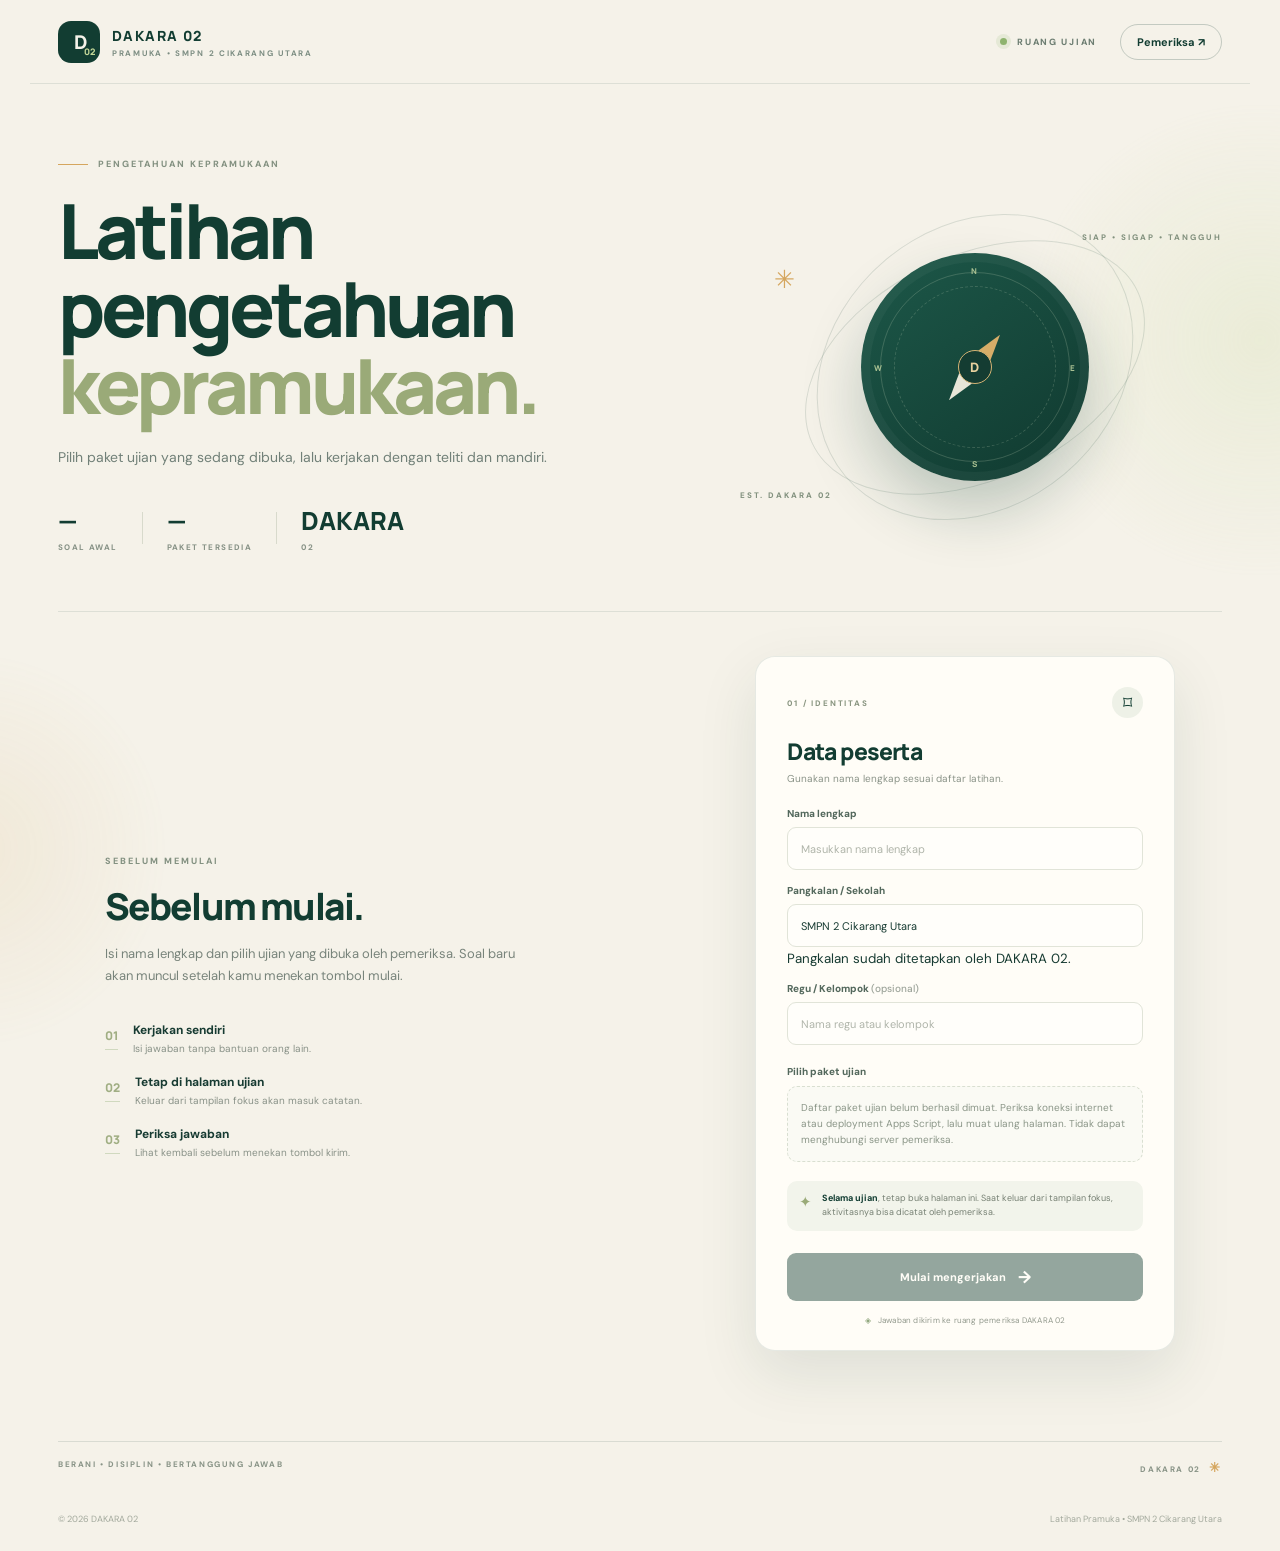
<file: index.html>
<!doctype html>
<html lang="id">
<head>
  <meta charset="utf-8">
  <meta name="viewport" content="width=device-width, initial-scale=1">
  <meta name="theme-color" content="#123d32">
  <meta name="description" content="Ruang ujian pengetahuan kepramukaan DAKARA 02.">
  <title>DAKARA 02 — Ruang Ujian Pramuka</title>
  <link rel="preconnect" href="https://fonts.googleapis.com">
  <link rel="preconnect" href="https://fonts.gstatic.com" crossorigin>
  <link href="https://fonts.googleapis.com/css2?family=DM+Sans:wght@400;500;600;700;800&family=Manrope:wght@400;500;600;700;800&display=swap" rel="stylesheet">
  <link rel="stylesheet" href="style.css">
  <script src="questions.js" defer></script>
  <script src="app.js" defer></script>
</head>
<body>
  <div class="ambient ambient-one"></div>
  <div class="ambient ambient-two"></div>
  <header class="site-header">
    <a class="brand" href="#top" aria-label="DAKARA 02 beranda">
      <span class="brand-mark">D<span>02</span></span>
      <span class="brand-copy"><strong>DAKARA 02</strong><small>PRAMUKA • SMPN 2 CIKARANG UTARA</small></span>
    </a>
    <div class="header-right">
      <span class="header-tag"><span class="live-dot"></span> RUANG UJIAN</span>
      <button class="ghost-button examiner-open" id="openExaminer" type="button">Pemeriksa <span aria-hidden="true">↗</span></button>
    </div>
  </header>

  <main class="main-shell" id="top">
    <section class="intro-screen" id="introScreen">
      <div class="hero-grid">
        <div class="hero-copy">
          <div class="eyebrow"><span class="eyebrow-line"></span> PENGETAHUAN KEPRAMUKAAN</div>
          <h1>Latihan pengetahuan<br><em>kepramukaan.</em></h1>
          <p class="hero-lead">Pilih paket ujian yang sedang dibuka, lalu kerjakan dengan teliti dan mandiri.</p>
          <div class="hero-stats">
            <div><strong id="questionTotalStat">140</strong><span>SOAL AWAL</span></div>
            <i></i>
            <div><strong id="examTotalStat">…</strong><span>PAKET TERSEDIA</span></div>
            <i></i>
            <div><strong>DAKARA</strong><span>02</span></div>
          </div>
        </div>
        <div class="hero-art" aria-hidden="true">
          <div class="orbit orbit-a"></div><div class="orbit orbit-b"></div>
          <div class="compass"><span class="compass-n">N</span><span class="compass-e">E</span><span class="compass-s">S</span><span class="compass-w">W</span><div class="compass-needle"></div><div class="compass-center">D</div></div>
          <div class="art-note note-top">SIAP • SIGAP • TANGGUH</div>
          <div class="art-note note-bottom">EST. DAKARA 02</div>
          <div class="art-star">✳</div>
        </div>
      </div>

      <div class="start-layout">
        <div class="start-info">
          <span class="section-kicker">SEBELUM MEMULAI</span>
          <h2>Sebelum mulai.</h2>
          <p>Isi nama lengkap dan pilih ujian yang dibuka oleh pemeriksa. Soal baru akan muncul setelah kamu menekan tombol mulai.</p>
          <div class="instruction-list">
            <div><span class="instruction-icon">01</span><span><b>Kerjakan sendiri</b><small>Isi jawaban tanpa bantuan orang lain.</small></span></div>
            <div><span class="instruction-icon">02</span><span><b>Tetap di halaman ujian</b><small>Keluar dari tampilan fokus akan masuk catatan.</small></span></div>
            <div><span class="instruction-icon">03</span><span><b>Periksa jawaban</b><small>Lihat kembali sebelum menekan tombol kirim.</small></span></div>
          </div>
        </div>
        <form class="start-card" id="startForm">
          <div class="card-heading"><span class="card-index">01 / IDENTITAS</span><span class="lock-icon">⌑</span></div>
          <h3>Data peserta</h3>
          <p class="card-subtitle">Gunakan nama lengkap sesuai daftar latihan.</p>
          <label for="studentName">Nama lengkap</label>
          <input id="studentName" name="studentName" type="text" placeholder="Masukkan nama lengkap" maxlength="80" autocomplete="name" required>
          <label for="baseName">Pangkalan / Sekolah</label>
          <input id="baseName" name="baseName" type="text" value="SMPN 2 Cikarang Utara" maxlength="100" readonly aria-readonly="true" required>
          <small class="field-note">Pangkalan sudah ditetapkan oleh DAKARA 02.</small>
          <label for="teamName">Regu / Kelompok <span class="optional">(opsional)</span></label>
          <input id="teamName" name="teamName" type="text" placeholder="Nama regu atau kelompok" maxlength="50">
          <div class="exam-choice-wrap">
            <label>Pilih paket ujian</label>
            <div class="available-exams" id="availableExams"><div class="exam-loading">Memuat paket ujian...</div></div>
          </div>
          <div class="focus-note"><span>✦</span><p><b>Selama ujian</b>, tetap buka halaman ini. Saat keluar dari tampilan fokus, aktivitasnya bisa dicatat oleh pemeriksa.</p></div>
          <button class="primary-button full-button" id="startExamButton" type="submit">Mulai mengerjakan <span>→</span></button>
          <div class="secure-caption"><span>◈</span> Jawaban dikirim ke ruang pemeriksa DAKARA 02</div>
        </form>
      </div>
      <div class="bottom-ribbon"><span>BERANI • DISIPLIN • BERTANGGUNG JAWAB</span><span>DAKARA 02 <b>✳</b></span></div>
    </section>

    <section class="exam-screen hidden" id="examScreen">
      <div class="exam-topline">
        <div><span class="section-kicker">RUANG UJIAN / DAKARA 02</span><h2 id="welcomeName">Selamat mengerjakan.</h2><p class="exam-package-name" id="examPackageName">Ujian 1</p></div>
        <div class="exam-meta"><span class="meta-pill" id="answeredMeta">0 / 140 terjawab</span><span class="timer-pill" id="timer">00:00</span></div>
      </div>
      <div class="progress-track"><div class="progress-fill" id="progressFill"></div></div>
      <div class="focus-alert" id="focusAlert" role="status" aria-live="polite"><span>!</span><div><b>Jangan tinggalkan halaman ujian.</b><small>Keluar dari tampilan fokus atau berpindah aplikasi akan masuk catatan pemeriksa.</small></div><span class="violation-count" id="violationCount">0 catatan</span></div>
      <div class="exam-layout">
        <aside class="exam-sidebar">
          <div class="sidebar-block"><span class="section-kicker">PESERTA</span><strong id="examStudentName">—</strong><small id="examBaseName">—</small></div>
          <div class="sidebar-block chapter-selector"><span class="section-kicker">BAGIAN SOAL</span><div id="examSectionNav"></div></div>
          <div class="sidebar-tip"><span>✳</span><p>Jawaban tersimpan sementara di perangkat selama halaman ujian terbuka.</p></div>
        </aside>
        <div class="question-area">
          <div class="question-toolbar"><div><span class="section-kicker" id="sectionLabel">UJIAN 1</span><h3 id="pageHeading">Soal Kepramukaan</h3></div><span class="page-count" id="pageCount">01 / 14</span></div>
          <div id="questionList" class="question-list"></div>
          <div class="pagination-row"><button type="button" class="secondary-button" id="prevPage" disabled>← Sebelumnya</button><span id="pageHint">Halaman 1 dari 14</span><button type="button" class="primary-button" id="nextPage">Berikutnya →</button></div>
        </div>
      </div>
      <div class="exam-bottom"><span>DAKARA 02 <b>✳</b> • TETAP FOKUS SAMPAI SELESAI</span><button type="button" class="text-button" id="finishButton">Kirim jawaban <span>↗</span></button></div>
    </section>

    <section class="submitted-screen hidden" id="submittedScreen">
      <div class="success-seal">✓</div>
      <span class="section-kicker">JAWABAN TERKIRIM</span>
      <h2>Terima kasih,<br><em id="submittedName">Pejuang DAKARA.</em></h2>
      <p>Jawabanmu sudah diteruskan ke ruang pemeriksa. Tetap semangat dan terus belajar.</p>
      <div class="submitted-summary" id="submittedSummary"></div>
      <div class="bottom-ribbon"><span>BERANI • DISIPLIN • BERTANGGUNG JAWAB</span><span>DAKARA 02 <b>✳</b></span></div>
    </section>

    <section class="review-screen hidden" id="reviewScreen">
      <div class="review-header"><div><span class="section-kicker">AREA KHUSUS</span><h2>Ruang pemeriksa.</h2><p>Kelola paket ujian, atur soal yang ditampilkan, dan periksa jawaban peserta.</p></div><button type="button" class="ghost-button" id="closeExaminer">← Kembali</button></div>
      <div class="review-login" id="reviewLogin">
        <span class="card-index">AKSES TERBATAS / DAKARA 02</span><h3>Masuk sebagai pemeriksa</h3><label for="reviewCode">Kode pemeriksa</label><input id="reviewCode" type="password" placeholder="Masukkan kode akses" autocomplete="off">
        <button type="button" class="primary-button full-button" id="loadParticipants">Buka ruang pemeriksa →</button>
        <p class="form-message" id="reviewMessage"></p>
      </div>
      <div class="review-dashboard hidden" id="reviewDashboard">
        <section class="exam-manager-panel">
          <div class="review-dashboard-head"><div><span class="section-kicker">PENGELOLAAN SOAL</span><h3>Paket ujian</h3><p class="manager-intro">Buat ujian berikutnya, ubah soal, lalu tentukan paket mana yang boleh dibuka peserta.</p></div><button type="button" class="primary-button" id="newExamButton">＋ Buat ujian</button></div>
          <div class="exam-manager-list" id="examManagerList"></div>
          <div class="exam-editor hidden" id="examEditor">
            <div class="editor-heading"><div><span class="section-kicker" id="editorModeLabel">PAKET UJIAN BARU</span><h4 id="editorHeading">Buat paket ujian</h4></div><button type="button" class="text-button" id="cancelExamEdit">Tutup ✕</button></div>
            <div class="editor-fields">
              <div><label for="examTitleInput">Judul ujian</label><input id="examTitleInput" type="text" maxlength="80" placeholder="Contoh: Ujian 2"></div>
              <div><label for="examSubtitleInput">Keterangan / materi</label><input id="examSubtitleInput" type="text" maxlength="120" placeholder="Contoh: Pengetahuan Kepramukaan"></div>
            </div>
            <div class="editor-upload-row"><div><label for="questionFile">Upload bank soal (.txt / .csv)</label><input id="questionFile" type="file" accept=".txt,.csv,text/plain,text/csv"></div><button type="button" class="secondary-button" id="loadQuestionFile">Masukkan file</button></div>
            <label for="questionBulkInput">Daftar soal dan kunci jawaban</label>
            <textarea id="questionBulkInput" class="bulk-editor" rows="10" spellcheck="false" placeholder="Satu soal per baris dengan format:\nPertanyaan | Kunci jawaban | Jawaban alternatif 1 | Jawaban alternatif 2\n\nContoh:\nSiapa Bapak Pandu Sedunia? | Baden-Powell | Robert Baden-Powell\nApa kepanjangan WOSM? | World Organization of the Scout Movement"></textarea>
            <p class="editor-help">TXT: pisahkan kolom dengan tanda <b>|</b>. CSV: kolom pertama soal, kolom kedua kunci jawaban, kolom berikutnya alternatif jawaban. Satu baris untuk satu soal. Kunci boleh dikosongkan untuk dikoreksi manual.</p>
            <label class="visibility-check"><input id="examVisibleInput" type="checkbox"> <span>Tampilkan paket ini kepada peserta setelah disimpan</span></label>
            <div class="editor-actions"><span id="editorQuestionCount">0 soal terbaca</span><div><button type="button" class="secondary-button" id="cancelExamEditBottom">Batal</button><button type="button" class="primary-button" id="saveExamButton">Simpan paket ujian</button></div></div>
            <p class="form-message" id="examEditorMessage"></p>
          </div>
        </section>

        <div class="review-dashboard-head participant-heading"><div><span class="section-kicker">DATA MASUK</span><h3>Daftar peserta</h3></div><button type="button" class="secondary-button" id="refreshParticipants">↻ Muat ulang</button></div>
        <div class="review-stats" id="reviewStats"></div>
        <div class="review-table-wrap"><table class="review-table"><thead><tr><th>Peserta</th><th>Ujian</th><th>Jawaban</th><th>Catatan fokus</th><th></th></tr></thead><tbody id="participantsBody"></tbody></table></div>
        <p class="empty-state hidden" id="emptyParticipants">Belum ada jawaban peserta yang masuk.</p>
        <div class="answer-detail hidden" id="answerDetail">
          <div class="detail-heading"><div><span class="section-kicker">LEMBAR JAWABAN</span><h3 id="detailName">Nama peserta</h3><p id="detailMeta"></p></div><button class="secondary-button" type="button" id="closeDetail">Tutup ✕</button></div>
          <div class="grade-summary" id="gradeSummary"></div>
          <div id="detailAnswers"></div>
          <div class="grade-save-row"><p id="gradeSaveMessage">Pilih status koreksi untuk setiap jawaban, lalu simpan.</p><button type="button" class="primary-button" id="saveGradesButton">Simpan koreksi</button></div>
        </div>
      </div>
      <div class="bottom-ribbon"><span>AREA KHUSUS PEMERIKSA</span><span>DAKARA 02 <b>✳</b></span></div>
    </section>
  </main>

  <div class="toast" id="toast" role="status" aria-live="polite"></div>
  <div class="modal-backdrop hidden" id="focusExitModal" role="dialog" aria-modal="true" aria-labelledby="focusModalTitle">
    <div class="confirm-card focus-confirm-card">
      <span class="section-kicker">PEMBERITAHUAN UJIAN</span>
      <h3 id="focusModalTitle">Keluar dari tampilan fokus?</h3>
      <p id="focusModalCopy">Kalau kamu memilih keluar, aktivitas ini akan dicatat sebagai membuka aplikasi lain dan bisa dilihat oleh pemeriksa. Kamu yakin ingin keluar?</p>
      <div class="focus-modal-actions"><button type="button" class="secondary-button" id="focusStayButton">Tetap di ujian</button><button type="button" class="primary-button" id="focusLeaveButton">Ya, keluar</button><button type="button" class="primary-button hidden" id="focusResumeButton">Saya mengerti</button></div>
    </div>
  </div>
  <div class="modal-backdrop hidden" id="confirmModal" role="dialog" aria-modal="true" aria-labelledby="confirmTitle">
    <div class="confirm-card"><span class="section-kicker">SEBELUM MENGIRIM</span><h3 id="confirmTitle">Sudah yakin dengan jawabanmu?</h3><p id="confirmCopy">Jawaban yang sudah dikirim tidak dapat diubah dari halaman peserta.</p><div class="confirm-stats" id="confirmStats"></div><div class="sending-status hidden" id="sendingStatus" role="status" aria-live="polite"><span class="sending-spinner" aria-hidden="true"></span><span id="sendingStatusText">Menyiapkan pengiriman…</span></div><div class="confirm-actions"><button type="button" class="secondary-button" id="cancelSubmit">Periksa lagi</button><button type="button" class="primary-button" id="confirmSubmit">Ya, kirim jawaban →</button></div></div>
  </div>
  <iframe name="submitFrame" id="submitFrame" class="hidden-frame" title="Pengiriman dan perubahan data"></iframe>
  <form id="submitForm" class="hidden-frame" method="POST" target="submitFrame"><input type="hidden" name="payload" id="payloadField"></form>
  <footer class="site-footer"><span>© 2026 DAKARA 02</span><span>Latihan Pramuka • SMPN 2 Cikarang Utara</span></footer>
</body>
</html>
</file>
<file: style.css>
:root{--forest:#123d32;--forest-2:#1b5546;--forest-3:#2a6a57;--lime:#c6d99a;--paper:#f5f2e9;--paper-2:#fffdf7;--ink:#173b32;--muted:#718078;--line:#e3e3d7;--gold:#d5a65e;--danger:#b55242;--shadow:0 22px 60px rgba(18,61,50,.10)}
*{box-sizing:border-box}html{scroll-behavior:smooth}body{margin:0;background:var(--paper);color:var(--ink);font-family:'DM Sans',sans-serif;min-height:100vh;overflow-x:hidden}button,input{font:inherit}button{cursor:pointer}.ambient{position:fixed;z-index:-1;border-radius:50%;filter:blur(1px);pointer-events:none}.ambient-one{width:480px;height:480px;right:-220px;top:100px;background:radial-gradient(circle,rgba(198,217,154,.22),transparent 70%)}.ambient-two{width:400px;height:400px;left:-230px;bottom:-150px;background:radial-gradient(circle,rgba(213,166,94,.12),transparent 70%)}.site-header{height:84px;display:flex;align-items:center;justify-content:space-between;max-width:1220px;margin:auto;padding:0 28px;border-bottom:1px solid rgba(18,61,50,.10);position:relative;z-index:2}.brand{display:flex;align-items:center;gap:12px;text-decoration:none;color:var(--forest)}.brand-mark{height:42px;width:42px;border-radius:13px;background:var(--forest);color:var(--paper);display:flex;align-items:center;justify-content:center;font:800 19px Manrope;letter-spacing:-2px;position:relative}.brand-mark span{font-size:9px;color:var(--lime);position:absolute;right:5px;bottom:5px;letter-spacing:0}.brand-copy{display:flex;flex-direction:column;gap:3px}.brand-copy strong{font:800 14px Manrope;letter-spacing:1.4px}.brand-copy small{font-size:8px;letter-spacing:1.7px;color:#7c8d82;font-weight:700}.header-right{display:flex;align-items:center;gap:23px}.header-tag{font-size:9px;letter-spacing:1.7px;font-weight:800;color:#6c7d71}.live-dot{display:inline-block;width:7px;height:7px;border-radius:50%;background:#8eb36e;margin-right:7px;box-shadow:0 0 0 4px rgba(142,179,110,.15)}.ghost-button{border:1px solid rgba(18,61,50,.22);background:transparent;color:var(--forest);border-radius:50px;padding:10px 16px;font-size:11px;font-weight:700;transition:.2s}.ghost-button:hover,.secondary-button:hover{background:#e9eddf;border-color:#b5c6aa}.main-shell{max-width:1220px;margin:0 auto;padding:0 28px}.intro-screen{padding-top:54px}.hero-grid{display:grid;grid-template-columns:1.15fr .85fr;align-items:center;min-height:390px;position:relative}.hero-copy{padding:20px 0 44px}.eyebrow,.section-kicker{font-size:9px;letter-spacing:2px;font-weight:800;color:#839181}.eyebrow{display:flex;align-items:center;gap:10px}.eyebrow-line{width:30px;height:1px;background:var(--gold)}h1,h2,h3,p{margin-top:0}h1{font:800 clamp(48px,6vw,76px)/1.02 Manrope;letter-spacing:-4px;margin:22px 0 20px;color:var(--forest)}h1 em,h2 em{font-style:normal;color:#9aaa78} .hero-lead{max-width:505px;line-height:1.75;color:#718078;font-size:14px}.hero-stats{display:flex;align-items:center;gap:24px;margin-top:34px}.hero-stats div{display:flex;flex-direction:column;gap:4px}.hero-stats strong{font:800 25px Manrope;color:var(--forest)}.hero-stats span{font-size:8px;letter-spacing:1.4px;color:#879286;font-weight:800}.hero-stats i{height:32px;width:1px;background:#d8dacc}.hero-art{height:340px;position:relative;display:flex;align-items:center;justify-content:center}.orbit{position:absolute;border:1px solid rgba(18,61,50,.13);border-radius:50%;transform:rotate(-25deg)}.orbit-a{width:360px;height:225px}.orbit-b{width:280px;height:340px;transform:rotate(50deg)}.compass{width:228px;height:228px;border-radius:50%;background:linear-gradient(145deg,#1d5849,#10392f);box-shadow:0 30px 60px rgba(18,61,50,.24),inset 0 0 0 9px rgba(255,255,255,.04);position:relative;display:flex;align-items:center;justify-content:center;color:#dae7c9}.compass:before,.compass:after{content:'';position:absolute;border:1px solid rgba(217,231,201,.20);border-radius:50%;inset:19px}.compass:after{inset:33px;border-style:dashed}.compass-n,.compass-e,.compass-s,.compass-w{position:absolute;font:800 8px Manrope;letter-spacing:1px;color:#a8c092}.compass-n{top:12px}.compass-s{bottom:12px}.compass-e{right:13px}.compass-w{left:13px}.compass-needle{width:83px;height:83px;clip-path:polygon(50% 0,65% 48%,50% 100%,35% 52%);background:linear-gradient(180deg,#d7ad68 0 50%,#e8e6d8 50%);transform:rotate(38deg);filter:drop-shadow(0 4px 5px rgba(0,0,0,.2))}.compass-center{position:absolute;width:34px;height:34px;border-radius:50%;background:#143c32;border:1px solid #d5b475;color:#e8d19e;display:grid;place-items:center;font:800 13px Manrope}.art-note{position:absolute;font-size:8px;letter-spacing:2px;font-weight:800;color:#82917e}.note-top{top:35px;right:0}.note-bottom{bottom:37px;left:13px}.art-star{position:absolute;top:66px;left:47px;color:var(--gold);font-size:25px}.start-layout{display:grid;grid-template-columns:1fr 420px;gap:9%;align-items:center;padding:44px 4% 90px;border-top:1px solid rgba(18,61,50,.10);margin-top:15px}.start-info{max-width:440px}.start-info h2,.review-header h2{font:800 37px Manrope;letter-spacing:-1.8px;margin:12px 0;color:var(--forest)}.start-info>p,.review-header p{font-size:13px;line-height:1.75;color:#78847b;max-width:430px}.instruction-list{display:grid;gap:19px;margin-top:34px}.instruction-list>div{display:flex;gap:15px;align-items:center}.instruction-icon{font:800 12px Manrope;color:#a0ae83;border-bottom:1px solid #d0d9bf;padding-bottom:5px}.instruction-list span:last-child{display:flex;flex-direction:column;gap:4px}.instruction-list b{font-size:12px}.instruction-list small{font-size:10px;color:#899288}.start-card,.review-login{padding:30px 31px 25px;border:1px solid rgba(18,61,50,.10);border-radius:20px;background:var(--paper-2);box-shadow:var(--shadow)}.card-heading{display:flex;justify-content:space-between;align-items:center}.card-index{font-size:8px;letter-spacing:1.8px;font-weight:800;color:#899580}.lock-icon{width:31px;height:31px;display:grid;place-items:center;border-radius:50%;background:#eef1e7;color:var(--forest);font-size:18px}.start-card h3,.review-login h3{font:800 23px Manrope;letter-spacing:-.8px;margin:17px 0 5px;color:var(--forest)}.card-subtitle{font-size:10px;color:#8a9388;margin-bottom:22px}.start-card label,.review-login label{display:block;font-size:10px;font-weight:800;color:#53685c;margin:14px 0 7px}.optional{font-weight:500;color:#9ca399}.start-card input,.review-login input{width:100%;height:43px;padding:0 13px;border:1px solid #e1e4d8;border-radius:9px;background:#fffefa;outline:none;font-size:11px;color:var(--ink);transition:.2s}.start-card input:focus,.review-login input:focus{border-color:#91a77e;box-shadow:0 0 0 3px rgba(145,167,126,.13)}input::placeholder{color:#b0b5aa}.focus-note{display:flex;gap:10px;background:#f2f4eb;padding:11px 12px;border-radius:10px;margin:19px 0}.focus-note>span{color:#9aaa78;font-size:15px}.focus-note p{font-size:9px;line-height:1.55;color:#778174;margin:0}.focus-note b{color:var(--forest)}.primary-button,.secondary-button{border:0;border-radius:9px;padding:13px 17px;font-size:11px;font-weight:800;transition:.2s;display:inline-flex;align-items:center;justify-content:center;gap:12px}.primary-button{background:var(--forest);color:#fffdf7}.primary-button:hover{background:#245b4a;transform:translateY(-1px);box-shadow:0 8px 18px rgba(18,61,50,.16)}.primary-button:disabled,.secondary-button:disabled{opacity:.45;cursor:not-allowed;transform:none;box-shadow:none}.full-button{width:100%;margin-top:3px}.full-button span{font-size:17px}.secure-caption{text-align:center;margin-top:14px;color:#92998d;font-size:8px;letter-spacing:.2px}.secure-caption span{color:#91a77e;margin-right:4px}.bottom-ribbon{border-top:1px solid rgba(18,61,50,.12);padding:17px 0;display:flex;justify-content:space-between;font-size:8px;letter-spacing:1.6px;color:#899487;font-weight:800}.bottom-ribbon b,.exam-bottom b{color:var(--gold);font-size:13px;margin-left:5px}.site-footer{max-width:1220px;margin:auto;padding:20px 28px 26px;display:flex;justify-content:space-between;color:#a3a99d;font-size:9px}.hidden{display:none!important}.exam-screen{padding:49px 0 20px}.exam-topline{display:flex;justify-content:space-between;align-items:end;margin-bottom:19px}.exam-topline h2{font:800 30px Manrope;letter-spacing:-1px;margin:8px 0 0}.exam-meta{display:flex;gap:9px;align-items:center}.meta-pill,.timer-pill,.page-count{font-size:9px;letter-spacing:.5px;font-weight:800;border-radius:30px;padding:10px 13px;background:#e8ecdf;color:#65755f}.timer-pill{background:var(--forest);color:#f7f4e8;min-width:68px;text-align:center;font-variant-numeric:tabular-nums}.progress-track{height:5px;background:#e0e4d8;border-radius:6px;overflow:hidden;margin-bottom:19px}.progress-fill{height:100%;width:0;background:linear-gradient(90deg,#71956d,#c2d498);transition:width .25s}.focus-alert{display:flex;align-items:center;gap:10px;background:#f3eee2;border:1px solid #e9dfc9;border-radius:10px;padding:10px 13px;margin-bottom:24px;color:#856b42}.focus-alert>span:first-child{width:19px;height:19px;display:grid;place-items:center;border:1px solid #c4a46c;border-radius:50%;font-weight:800;font-size:11px}.focus-alert div{display:flex;flex-direction:column;gap:2px;flex:1}.focus-alert b{font-size:10px}.focus-alert small{font-size:9px;color:#9b8967}.violation-count{font-size:9px;font-weight:800;white-space:nowrap}.exam-layout{display:grid;grid-template-columns:220px 1fr;gap:26px}.exam-sidebar{display:flex;flex-direction:column;gap:22px}.sidebar-block{padding:20px;border:1px solid var(--line);border-radius:14px;background:rgba(255,253,247,.65)}.sidebar-block>strong{display:block;font:800 15px Manrope;margin-top:12px}.sidebar-block>small{display:block;color:#879187;font-size:9px;margin-top:4px}.chapter-selector{display:flex;flex-direction:column;gap:10px}.chapter-selector>.section-kicker{margin-bottom:5px}.chapter-chip{border:1px solid transparent;background:transparent;border-radius:9px;padding:10px;display:flex;align-items:center;gap:9px;text-align:left;color:#68766b}.chapter-chip>span:first-child{font:800 10px Manrope;color:#a1ad8c}.chapter-chip>span:nth-child(2){font-size:10px;font-weight:800;display:flex;flex-direction:column;gap:3px;flex:1}.chapter-chip small{font-size:8px;font-weight:500;color:#9aa196}.chapter-chip b{font-size:17px;font-weight:500}.chapter-chip.active{background:#e9eee1;border-color:#d9e2cf;color:var(--forest)}.sidebar-tip{display:flex;gap:9px;padding:13px;background:#e9eee2;border-radius:10px}.sidebar-tip span{color:#98a977}.sidebar-tip p{font-size:9px;line-height:1.6;color:#788574;margin:0}.question-area{min-width:0;border:1px solid var(--line);border-radius:15px;background:var(--paper-2);padding:24px 25px 18px;box-shadow:0 12px 35px rgba(18,61,50,.04)}.question-toolbar{display:flex;align-items:end;justify-content:space-between;padding-bottom:17px;border-bottom:1px solid #edf0e7}.question-toolbar h3{font:800 19px Manrope;letter-spacing:-.5px;margin:6px 0 0}.page-count{background:#f0f1e9}.question-list{display:grid;grid-template-columns:1fr 1fr;gap:14px;padding:19px 0}.question-card{padding:14px 14px 13px;border:1px solid #e9ebdf;border-radius:11px;background:#fffefa;min-width:0}.question-card:focus-within{border-color:#a9ba94;box-shadow:0 0 0 3px rgba(169,186,148,.12)}.question-number{display:flex;align-items:center;gap:7px;margin-bottom:9px}.question-number span{font:800 9px Manrope;color:#9aa984}.question-number small{font-size:8px;letter-spacing:.8px;color:#a9afa2}.question-text{font-size:11px;line-height:1.55;color:#314e40;min-height:34px;margin-bottom:11px}.question-card textarea{width:100%;resize:vertical;min-height:58px;border:1px solid #e9ebdf;border-radius:8px;padding:9px 10px;background:#fafaf5;color:var(--ink);font:10px/1.5 'DM Sans',sans-serif;outline:none}.question-card textarea:focus{border-color:#91a77e;background:#fff}.question-card textarea::placeholder{color:#b5baae}.pagination-row{display:flex;justify-content:space-between;align-items:center;gap:12px;padding-top:16px;border-top:1px solid #edf0e7}.pagination-row>span{font-size:9px;color:#97a092}.secondary-button{background:#edf0e7;color:#546b59;border:1px solid #e1e7d9}.pagination-row .primary-button,.pagination-row .secondary-button{min-width:122px}.exam-bottom{display:flex;justify-content:space-between;align-items:center;border-top:1px solid rgba(18,61,50,.12);padding:18px 0;margin-top:24px;font-size:8px;letter-spacing:1.4px;font-weight:800;color:#94a08e}.text-button{border:0;background:transparent;color:var(--forest);font-size:10px;font-weight:800}.text-button span{font-size:14px;margin-left:6px}.submitted-screen{padding:95px 0 0;min-height:570px;text-align:center;display:flex;flex-direction:column;align-items:center}.success-seal{height:65px;width:65px;border-radius:50%;background:var(--forest);color:var(--lime);display:grid;place-items:center;font-size:25px;margin-bottom:22px;box-shadow:0 0 0 9px #e6ebdd}.submitted-screen h2{font:800 43px/1.1 Manrope;letter-spacing:-2px;margin:15px 0;color:var(--forest)}.submitted-screen>p{font-size:12px;color:#7e897e;max-width:400px;line-height:1.7}.submitted-summary{display:flex;gap:35px;background:#fffdf7;border:1px solid var(--line);border-radius:12px;padding:18px 26px;margin:22px 0 75px}.submitted-summary div{display:flex;flex-direction:column;gap:5px}.submitted-summary strong{font:800 22px Manrope}.submitted-summary span{font-size:8px;letter-spacing:1px;color:#929b8d;font-weight:800}.review-screen{padding-top:54px;min-height:620px}.review-header{display:flex;justify-content:space-between;align-items:center;margin-bottom:30px}.review-header h2{margin-bottom:8px}.review-login{max-width:430px;margin:0 auto 75px}.review-login label{margin-top:24px}.review-login .primary-button{margin-top:15px}.form-message{font-size:10px;line-height:1.6;color:var(--danger);min-height:14px;margin:12px 0 0}.review-dashboard{margin-bottom:55px}.review-dashboard-head,.detail-heading{display:flex;justify-content:space-between;align-items:center}.review-dashboard-head h3,.detail-heading h3{font:800 22px Manrope;margin:8px 0 0}.review-stats{display:flex;gap:10px;margin:18px 0}.review-stat{padding:14px 18px;background:#e9eee1;border-radius:10px;min-width:125px}.review-stat strong{display:block;font:800 20px Manrope}.review-stat span{font-size:8px;letter-spacing:1px;color:#7c897a}.review-table-wrap{overflow-x:auto;border:1px solid var(--line);border-radius:12px;background:#fffdf7}.review-table{border-collapse:collapse;width:100%;min-width:690px;text-align:left}.review-table th{font-size:8px;text-transform:uppercase;letter-spacing:1px;color:#879284;background:#f1f2e9;padding:14px}.review-table td{font-size:10px;padding:14px;border-top:1px solid #edf0e7;color:#53665a}.review-table td:first-child{font-weight:800;color:var(--forest)}.review-table tr button{font-size:9px;padding:8px 11px}.empty-state{text-align:center;padding:28px;color:#929b8d;font-size:11px}.answer-detail{margin-top:24px;padding:22px;background:#fffdf7;border:1px solid var(--line);border-radius:13px}.detail-heading{padding-bottom:15px;border-bottom:1px solid #edf0e7;margin-bottom:12px}.detail-heading p{font-size:9px;color:#8a9589;margin:5px 0 0}.detail-answer{padding:12px 0;border-bottom:1px solid #eff0e8}.detail-answer:last-child{border:0}.detail-answer .detail-q{font-size:10px;line-height:1.5;font-weight:700;color:#385446}.detail-answer .detail-a{font-size:10px;line-height:1.6;color:#7e897e;margin-top:6px;white-space:pre-wrap}.toast{position:fixed;z-index:20;bottom:26px;left:50%;transform:translate(-50%,20px);background:#173f34;color:#fffdf7;border-radius:40px;padding:12px 18px;font-size:10px;box-shadow:0 8px 30px rgba(0,0,0,.18);opacity:0;pointer-events:none;transition:.25s;max-width:calc(100vw - 32px);text-align:center}.toast.show{opacity:1;transform:translate(-50%,0)}.modal-backdrop{position:fixed;z-index:30;inset:0;background:rgba(12,31,25,.56);display:grid;place-items:center;padding:18px}.confirm-card{width:min(440px,100%);background:var(--paper-2);border-radius:17px;padding:29px;box-shadow:0 30px 80px rgba(0,0,0,.22)}.confirm-card h3{font:800 23px Manrope;letter-spacing:-.8px;margin:13px 0 8px}.confirm-card>p{font-size:11px;line-height:1.65;color:#7d897f}.confirm-stats{display:flex;gap:20px;padding:14px;background:#f0f2e9;border-radius:10px;margin:17px 0}.confirm-stats div{display:flex;flex-direction:column;gap:3px}.confirm-stats strong{font:800 18px Manrope}.confirm-stats span{font-size:8px;color:#849080;letter-spacing:.6px}.confirm-actions{display:flex;justify-content:flex-end;gap:8px}.hidden-frame{display:none!important}
@media(max-width:900px){.hero-grid{grid-template-columns:1fr .8fr}.start-layout{grid-template-columns:1fr 390px;gap:5%;padding-left:0;padding-right:0}.exam-layout{grid-template-columns:180px 1fr;gap:16px}.question-list{grid-template-columns:1fr}.question-card{display:grid;grid-template-columns:1fr;}}
@media(max-width:680px){.site-header{height:70px;padding:0 18px}.header-tag{display:none}.header-right{gap:0}.ghost-button{padding:9px 12px;font-size:10px}.main-shell{padding:0 18px}.intro-screen{padding-top:28px}.hero-grid{grid-template-columns:1fr;min-height:unset}.hero-copy{padding:20px 0 0}.hero-copy h1{font-size:52px;letter-spacing:-3px}.hero-lead{font-size:12px;max-width:420px}.hero-stats{margin-top:25px;gap:16px}.hero-stats strong{font-size:21px}.hero-art{height:265px;margin-top:-4px}.compass{width:175px;height:175px}.orbit-a{width:270px;height:170px}.orbit-b{width:220px;height:270px}.compass-needle{width:66px;height:66px}.compass-center{width:28px;height:28px}.note-top{right:12px;top:22px}.note-bottom{left:13px;bottom:23px}.art-star{top:47px;left:30px}.start-layout{grid-template-columns:1fr;gap:28px;padding:30px 0 55px;margin-top:0}.start-info h2,.review-header h2{font-size:31px}.start-info>p{font-size:12px}.instruction-list{gap:15px;margin-top:22px}.start-card{padding:24px 20px}.bottom-ribbon{font-size:7px;letter-spacing:1px}.site-footer{padding:18px;gap:10px;font-size:8px}.exam-screen{padding-top:30px}.exam-topline{align-items:start;flex-direction:column;gap:14px}.exam-topline h2{font-size:25px}.exam-meta{width:100%;justify-content:space-between}.exam-layout{grid-template-columns:1fr}.exam-sidebar{display:grid;grid-template-columns:1fr 1.3fr;gap:10px}.sidebar-block{padding:13px}.sidebar-block>strong{font-size:12px}.chapter-selector{gap:6px}.chapter-chip{padding:6px}.sidebar-tip{display:none}.question-area{padding:17px 13px}.question-toolbar h3{font-size:17px}.question-list{padding:13px 0;gap:10px}.question-card{padding:12px}.question-text{font-size:11px}.pagination-row{flex-wrap:wrap}.pagination-row>span{order:-1;width:100%;text-align:center}.pagination-row .primary-button,.pagination-row .secondary-button{flex:1;min-width:0}.exam-bottom{font-size:7px;letter-spacing:.7px}.submitted-screen{padding-top:75px}.submitted-screen h2{font-size:38px}.submitted-summary{gap:18px;padding:15px;margin-bottom:55px}.review-screen{padding-top:34px}.review-header{align-items:flex-start;gap:15px}.review-header h2{font-size:28px}.review-header .ghost-button{white-space:nowrap}.review-login{padding:23px 19px}.review-stats{flex-wrap:wrap}.review-stat{flex:1;min-width:90px;padding:12px}.detail-heading{align-items:flex-start;gap:10px}.detail-heading h3{font-size:17px}}
.focus-alert.warning-active{background:#f7e9e2;border-color:#e9c9bd;color:#a45242}.focus-alert.warning-active small{color:#a87868}

/* Status pengiriman jawaban */
.sending-status{display:flex;align-items:center;gap:11px;padding:12px 13px;margin:16px 0;background:#f0f3e9;border:1px solid #e2e8d9;border-radius:10px;color:#526b59;font-size:10px;line-height:1.5}
.sending-spinner{width:17px;height:17px;flex:0 0 17px;border:2px solid #d2ddc5;border-top-color:#1b5546;border-radius:50%;animation:dakara-spin .8s linear infinite}
@keyframes dakara-spin{to{transform:rotate(360deg)}}
#confirmSubmit:disabled{opacity:.72;cursor:wait}

/* Paket ujian dinamis dan panel pemeriksa */
.exam-choice-wrap{margin-top:20px}
.exam-choice-wrap>label,.exam-editor>label,.editor-fields label,.editor-upload-row label{display:block;font-size:10px;font-weight:800;color:#53685c;margin:14px 0 7px}
.available-exams{display:grid;gap:9px;margin-top:8px}
.exam-loading,.no-exams{font-size:10px;line-height:1.6;color:#8b9688;padding:13px;border:1px dashed #d9dfd1;border-radius:10px;background:#fafaf4}
.exam-select-card{width:100%;border:1px solid #e2e6da;background:#fffefa;border-radius:11px;text-align:left;padding:12px 13px;display:grid;grid-template-columns:1fr auto;gap:5px 10px;color:var(--ink);transition:.2s}
.exam-select-card:hover{border-color:#9caf86;background:#f8faF3}
.exam-select-card.selected{border-color:#517b62;box-shadow:0 0 0 3px rgba(81,123,98,.11);background:#f2f5ec}
.exam-select-number{grid-column:1/-1;font-size:8px;font-weight:800;letter-spacing:1.2px;color:#95a184}
.exam-select-card strong{font:800 13px Manrope;color:var(--forest)}
.exam-select-card small{grid-column:1/-1;color:#8d988b;font-size:9px}
.exam-select-count{grid-column:2;grid-row:2/4;align-self:center;justify-self:end;font-size:9px;color:#72836f;font-weight:700}
.exam-select-count b{font-size:15px;margin-left:5px;color:var(--gold)}
.exam-package-name{margin:5px 0 0;color:#8a967f;font-size:11px;font-weight:700}

.manager-intro{font-size:10px;line-height:1.6;color:#8a9589;margin:6px 0 0;max-width:540px}
.exam-manager-panel{padding:23px;background:#fffdf7;border:1px solid var(--line);border-radius:15px;margin-bottom:30px}
.exam-manager-list{display:grid;gap:9px;margin-top:19px}
.managed-exam-card{display:grid;grid-template-columns:minmax(0,1fr) auto auto;gap:12px;align-items:center;padding:13px 14px;border:1px solid #e8ebdf;border-radius:11px;background:#fffefa}
.managed-exam-info{display:flex;flex-direction:column;gap:4px;min-width:0}
.managed-exam-id{font-size:7px;letter-spacing:1.3px;color:#a1aa98;font-weight:800}
.managed-exam-info strong{font:800 13px Manrope;color:var(--forest)}
.managed-exam-info small{font-size:9px;color:#899488}
.visibility-badge{border-radius:30px;padding:7px 10px;font-size:8px;font-weight:800;white-space:nowrap}
.visibility-badge.is-visible{background:#e8f0e4;color:#46704b}
.visibility-badge.is-hidden{background:#f0eee7;color:#93866d}
.managed-exam-actions{display:flex;gap:7px}
.managed-exam-actions button{font-size:9px;padding:9px 11px;white-space:nowrap}
.exam-editor{margin-top:20px;border:1px solid #dce5d5;border-radius:13px;padding:20px;background:#f8faf4}
.editor-heading{display:flex;justify-content:space-between;align-items:start;gap:12px;margin-bottom:13px}
.editor-heading h4{font:800 19px Manrope;color:var(--forest);margin:6px 0 0}
.editor-fields{display:grid;grid-template-columns:1fr 1fr;gap:12px}
.editor-fields input{width:100%;height:42px;padding:0 12px;border:1px solid #dfe5d9;border-radius:8px;background:#fffefa;outline:none;font-size:10px;color:var(--ink)}
.editor-fields input:focus,.bulk-editor:focus{border-color:#91a77e;box-shadow:0 0 0 3px rgba(145,167,126,.13)}
.editor-upload-row{display:grid;grid-template-columns:1fr auto;gap:12px;align-items:end;margin:11px 0}
.editor-upload-row input[type=file]{display:block;width:100%;font:10px 'DM Sans',sans-serif;color:#738175;background:#fffefa;border:1px solid #e1e6dc;border-radius:8px;padding:9px}
.editor-upload-row button{white-space:nowrap}
.bulk-editor{width:100%;resize:vertical;min-height:180px;border:1px solid #dfe5d9;border-radius:9px;background:#fffefa;padding:12px;color:#365346;font:10px/1.65 'DM Sans',sans-serif;outline:none;tab-size:2}
.editor-help{font-size:9px;line-height:1.65;color:#849083;margin:8px 0 12px}
.editor-help b{color:#4d6c54}
.visibility-check{display:flex;gap:9px;align-items:center;font-size:10px;color:#566b59;font-weight:700;padding:11px 12px;background:#eef2e8;border-radius:9px}
.visibility-check input{accent-color:#1b5546;width:15px;height:15px}
.editor-actions{display:flex;justify-content:space-between;align-items:center;gap:12px;margin-top:15px}
.editor-actions>span{font-size:9px;color:#899488;font-weight:700}
.editor-actions>div{display:flex;gap:8px}
.editor-actions button{font-size:9px;padding:10px 13px}
.participant-heading{margin-top:36px}
.participant-heading h3{margin-bottom:0}
.grade-summary{display:flex;gap:9px;margin:15px 0}
.grade-summary>div{background:#edf1e7;border-radius:9px;padding:11px 15px;min-width:108px}
.grade-summary strong{display:block;font:800 20px Manrope;color:var(--forest)}
.grade-summary span{font-size:8px;letter-spacing:.8px;color:#869181;font-weight:800}
.grade-answer-card{padding:15px 0;border-bottom:1px solid #e9ede3}
.grade-answer-card:last-child{border-bottom:0}
.grade-answer-top{display:flex;align-items:center;gap:9px;margin-bottom:9px;flex-wrap:wrap}
.grade-question-no{font:800 9px Manrope;color:#9aaa78}
.grade-section{font-size:8px;letter-spacing:.7px;color:#a1a99a;font-weight:800;flex:1}
.grade-status{font-size:8px;font-weight:800;padding:5px 9px;border-radius:30px;background:#eee;color:#7c8179}
.grade-status.correct{background:#e5f0e2;color:#3e754a}
.grade-status.incorrect{background:#f6e6e1;color:#a45242}
.grade-status.pending{background:#f0eee7;color:#8e8167}
.grade-answer-card .detail-q{font-size:11px;line-height:1.6;font-weight:800;color:#385446}
.grade-answer-card .detail-a{font-size:10px;line-height:1.65;color:#65776b;margin-top:9px;white-space:pre-wrap;overflow-wrap:anywhere}
.grade-answer-card .detail-a b{color:#385446}
.detail-key{font-size:9px;line-height:1.6;color:#637d59;margin-top:8px;padding:8px 10px;background:#f0f4eb;border-radius:8px;overflow-wrap:anywhere}
.detail-key.no-key{background:#f4f0e6;color:#917d57}
.grade-choice{display:flex;align-items:center;gap:10px;margin-top:10px}
.grade-choice label{font-size:9px;font-weight:800;color:#708071}
.grade-choice select{border:1px solid #dfe5d9;border-radius:8px;background:#fffefa;color:#365346;padding:8px 10px;font-size:9px;outline:none}
.grade-save-row{display:flex;align-items:center;justify-content:space-between;gap:12px;margin-top:18px;padding-top:15px;border-top:1px solid #e9ede3}
.grade-save-row p{font-size:9px;line-height:1.5;color:#849083;margin:0}
.grade-save-row button{white-space:nowrap}

@media(max-width:900px){.managed-exam-card{grid-template-columns:minmax(0,1fr) auto}.managed-exam-actions{grid-column:1/-1;justify-content:flex-end}.visibility-badge{justify-self:end}}
@media(max-width:680px){
  .exam-manager-panel{padding:16px 13px}
  .review-dashboard-head{align-items:flex-start;gap:10px}
  .review-dashboard-head h3{font-size:19px}
  .review-dashboard-head>.primary-button{font-size:9px;padding:10px 11px;white-space:nowrap}
  .managed-exam-card{grid-template-columns:1fr auto;gap:9px;padding:11px}
  .managed-exam-actions{grid-column:1/-1;display:grid;grid-template-columns:1fr 1fr}
  .managed-exam-actions button{padding:9px 7px}
  .editor-fields{grid-template-columns:1fr;gap:2px}
  .editor-upload-row{grid-template-columns:1fr}
  .editor-upload-row button{width:100%}
  .editor-actions{align-items:stretch;flex-direction:column}
  .editor-actions>div{display:grid;grid-template-columns:1fr 1fr}
  .editor-actions button{width:100%}
  .grade-summary{display:grid;grid-template-columns:repeat(3,1fr);gap:6px}
  .grade-summary>div{min-width:0;padding:10px}
  .grade-summary strong{font-size:17px}
  .grade-summary span{font-size:7px;letter-spacing:.4px}
  .grade-save-row{align-items:stretch;flex-direction:column}
  .grade-save-row button{width:100%}
  .grade-choice{align-items:flex-start;flex-direction:column}
}
#examSectionNav{display:grid;gap:8px;width:100%}
#examSectionNav .chapter-chip{width:100%}

/* Aksi pemeriksa untuk menghapus satu peserta */
.participant-actions{display:flex;align-items:center;gap:6px;flex-wrap:wrap}
.participant-actions .danger-button{background:#f7e8e4;color:#9e4c3e;border:1px solid #efd2cb}
.participant-actions .danger-button:hover{background:#f0d9d2;color:#843c31}
.participant-actions button:disabled{opacity:.6;cursor:wait}
</file>
